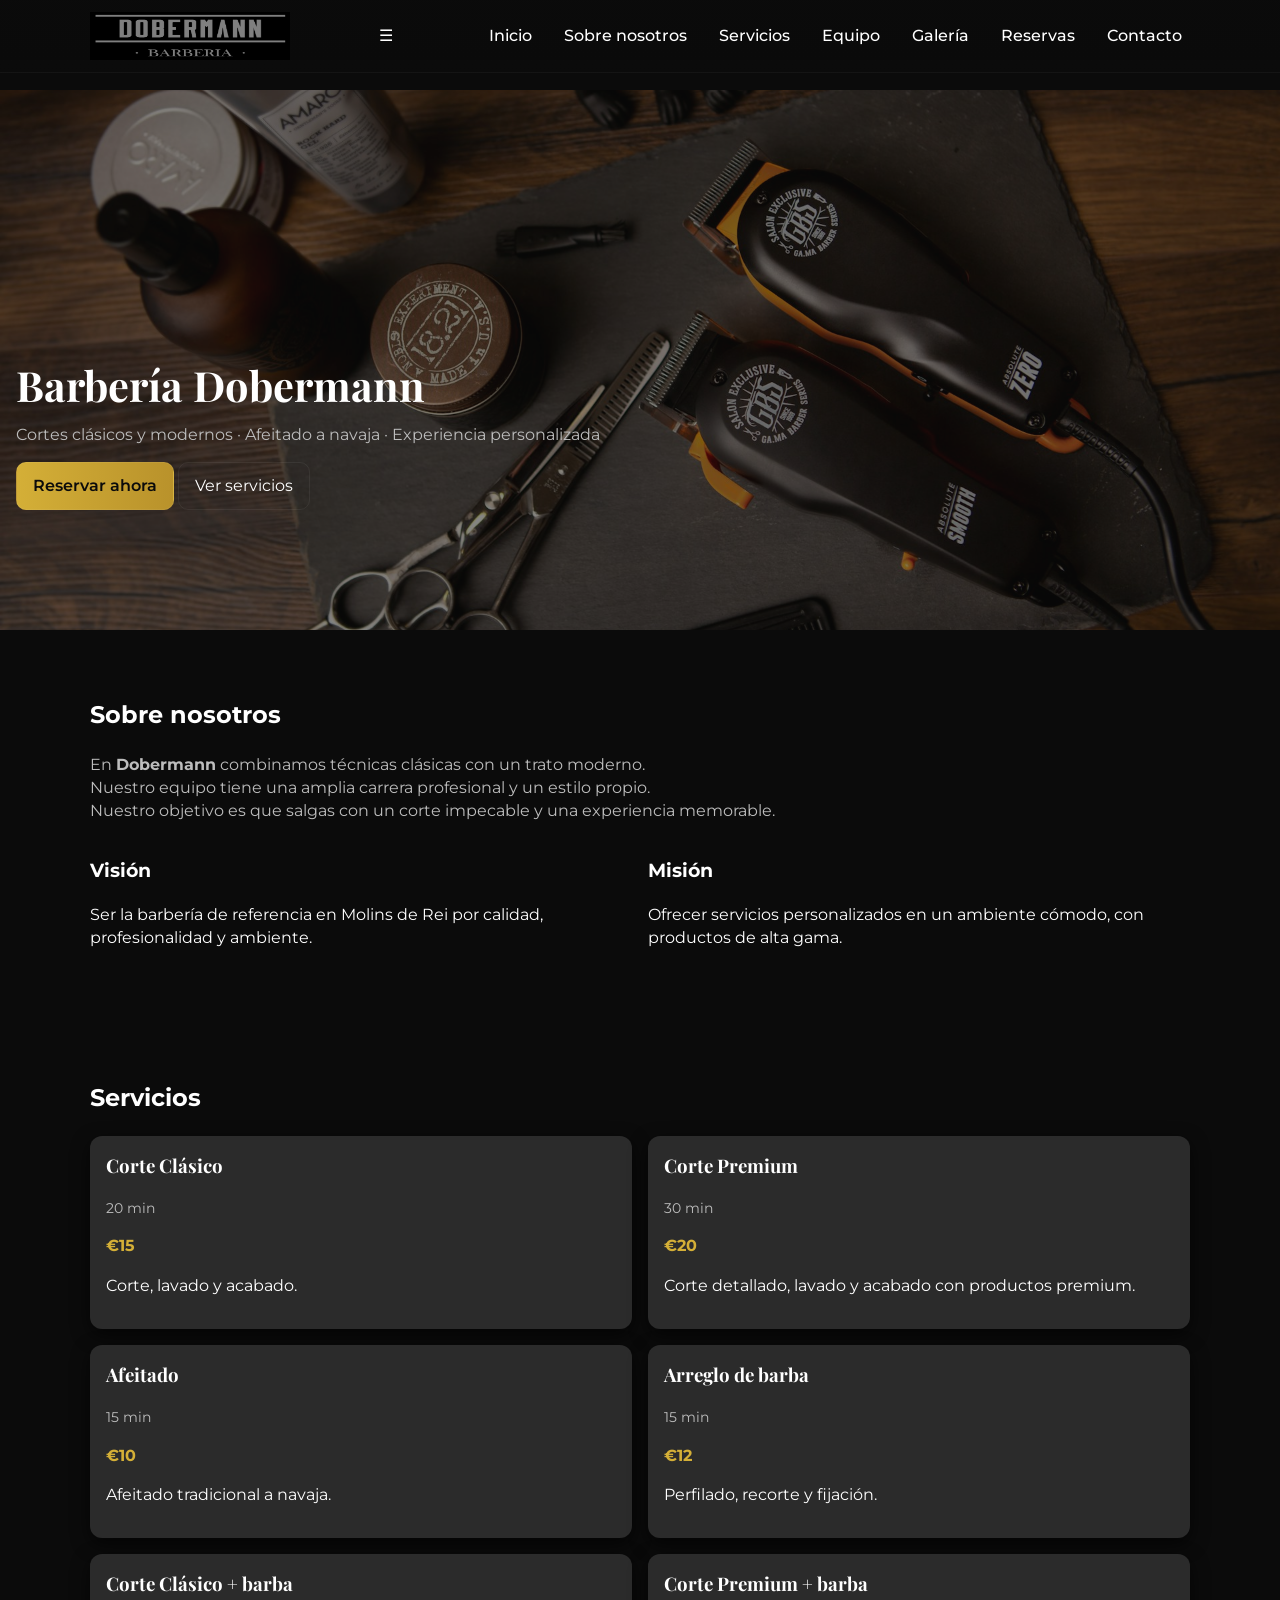
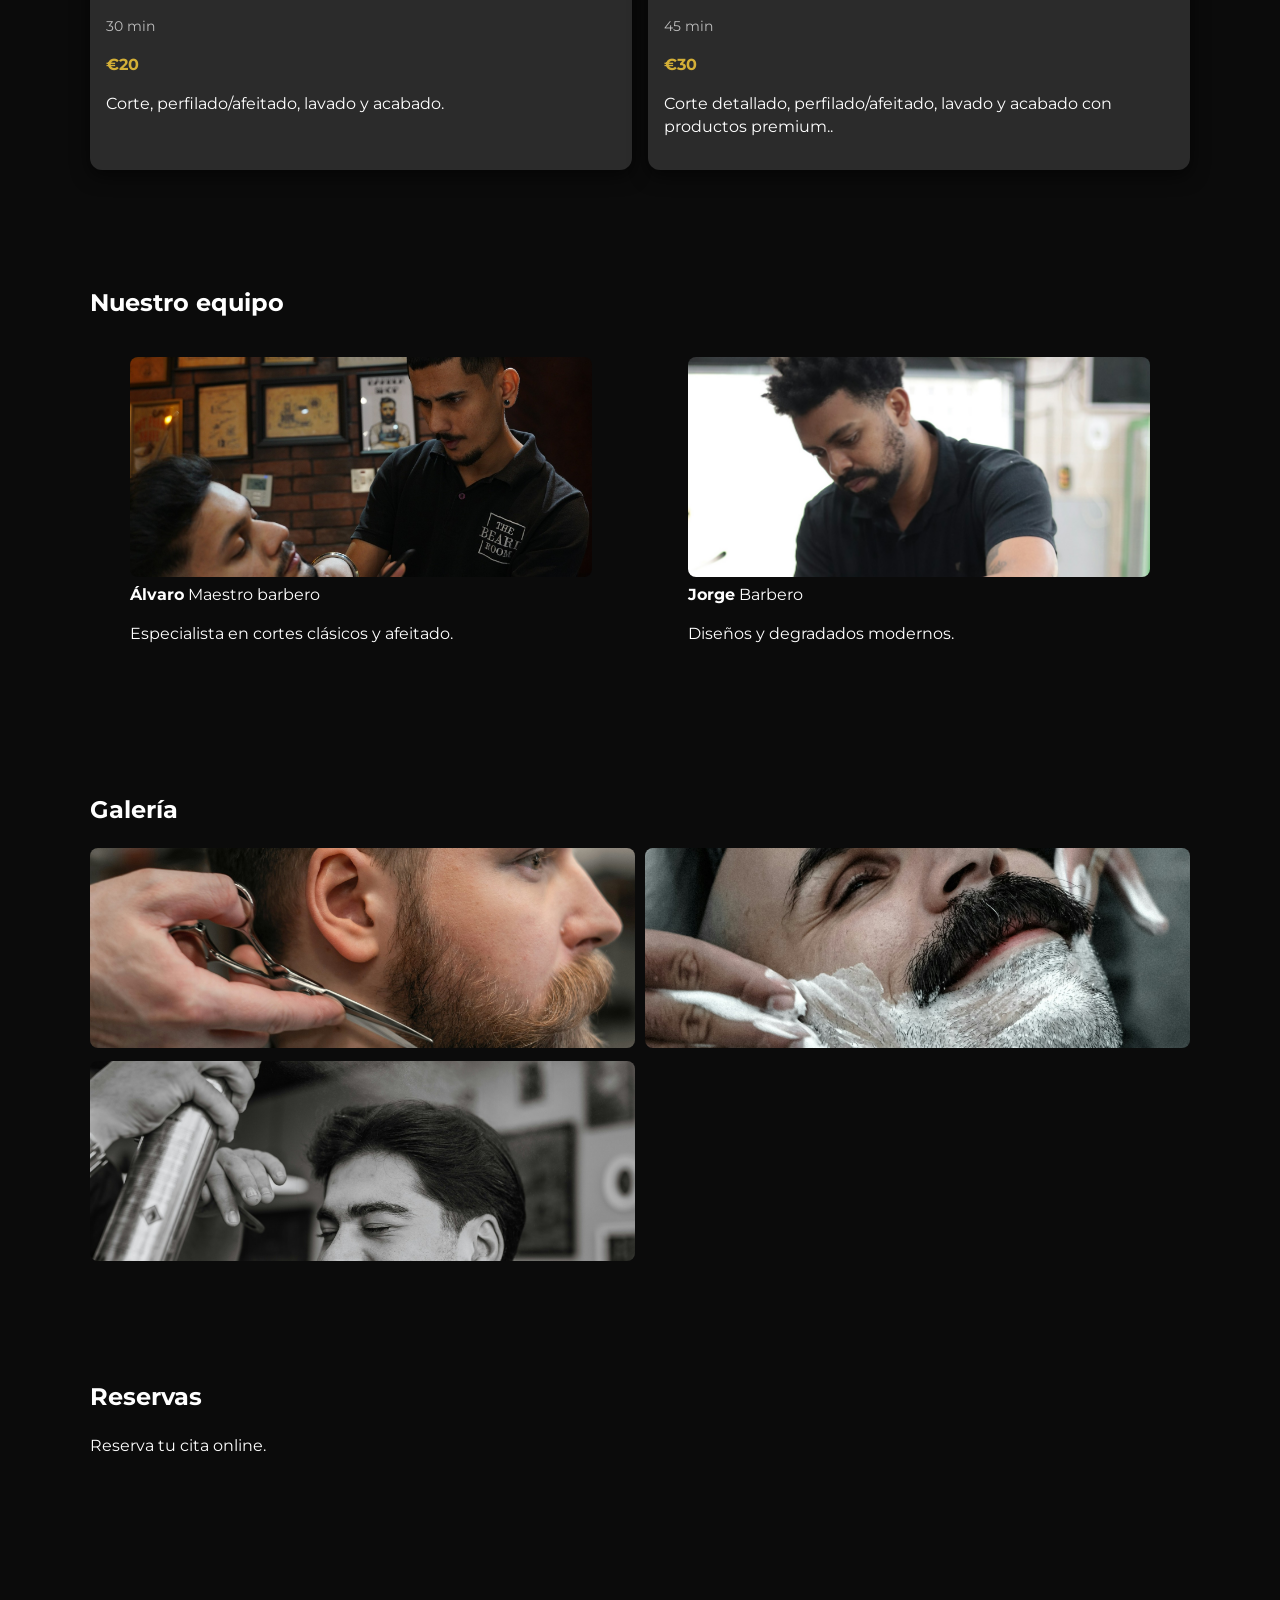
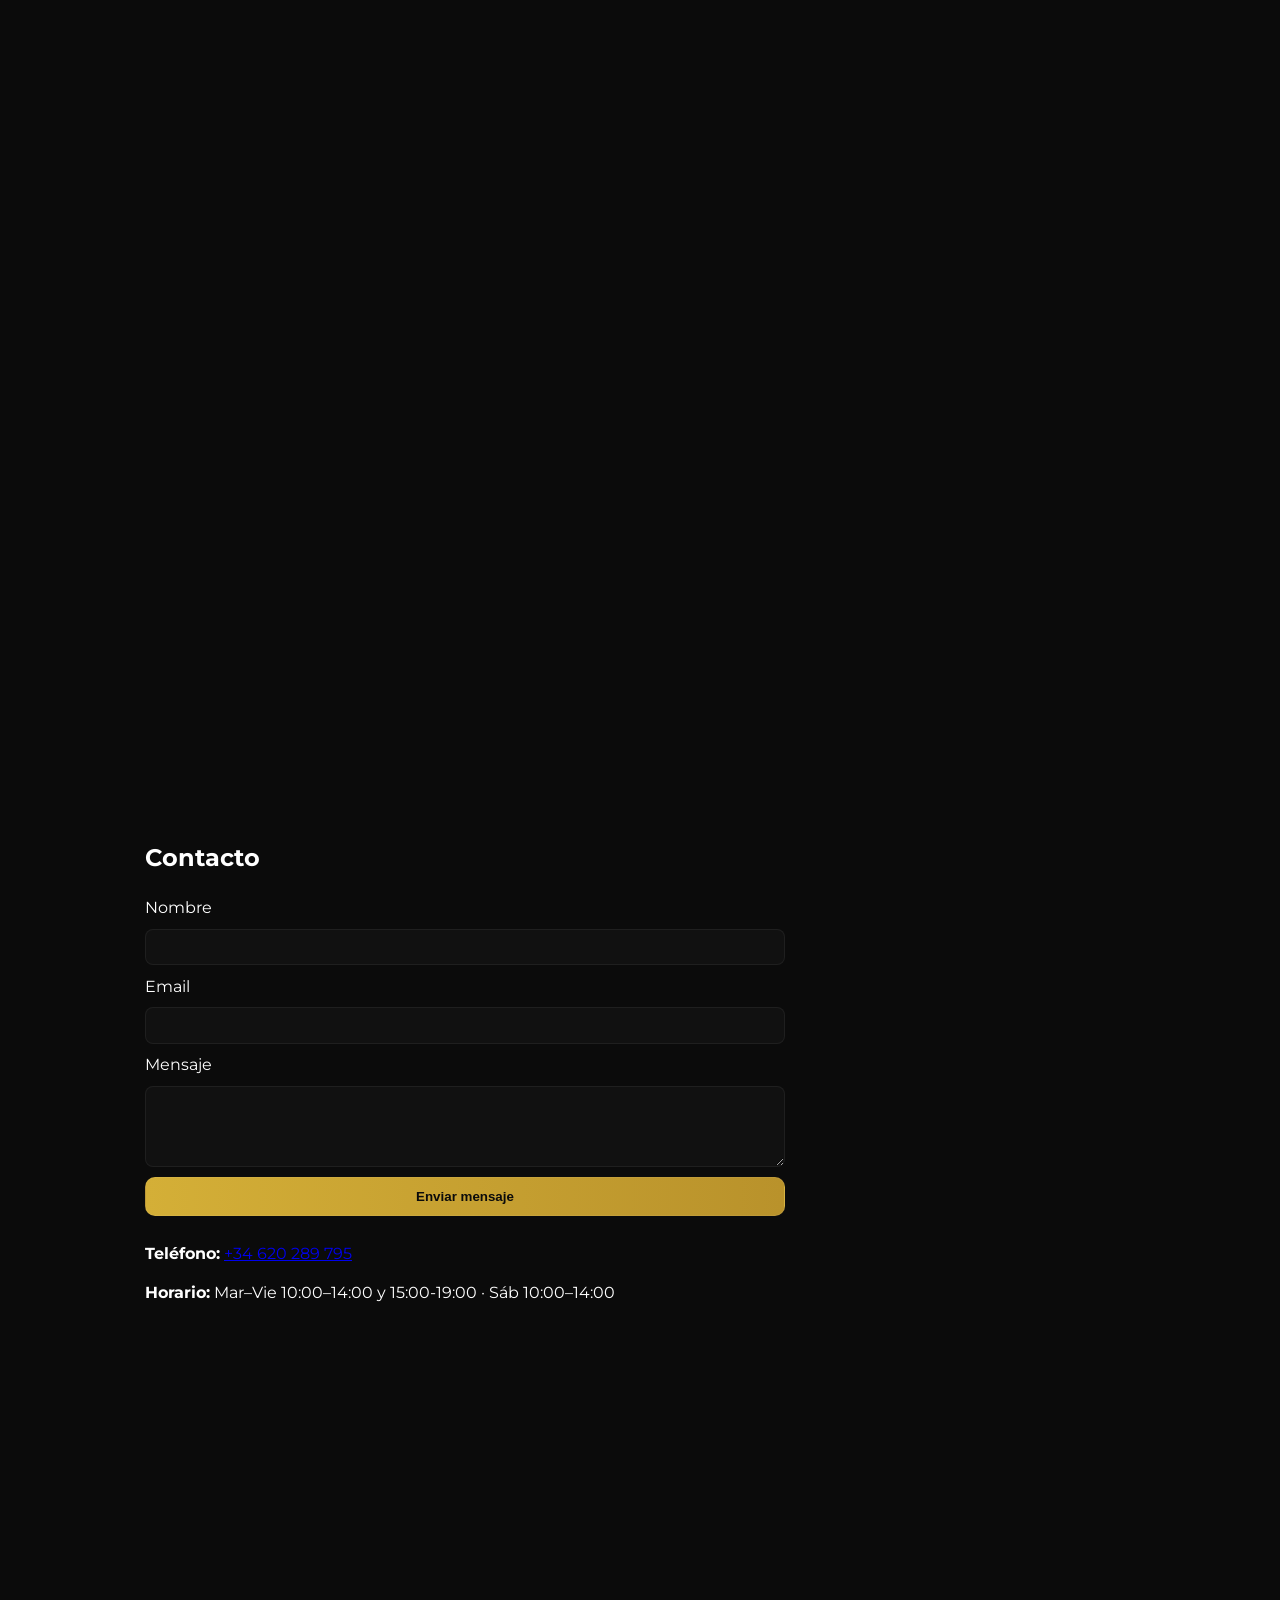
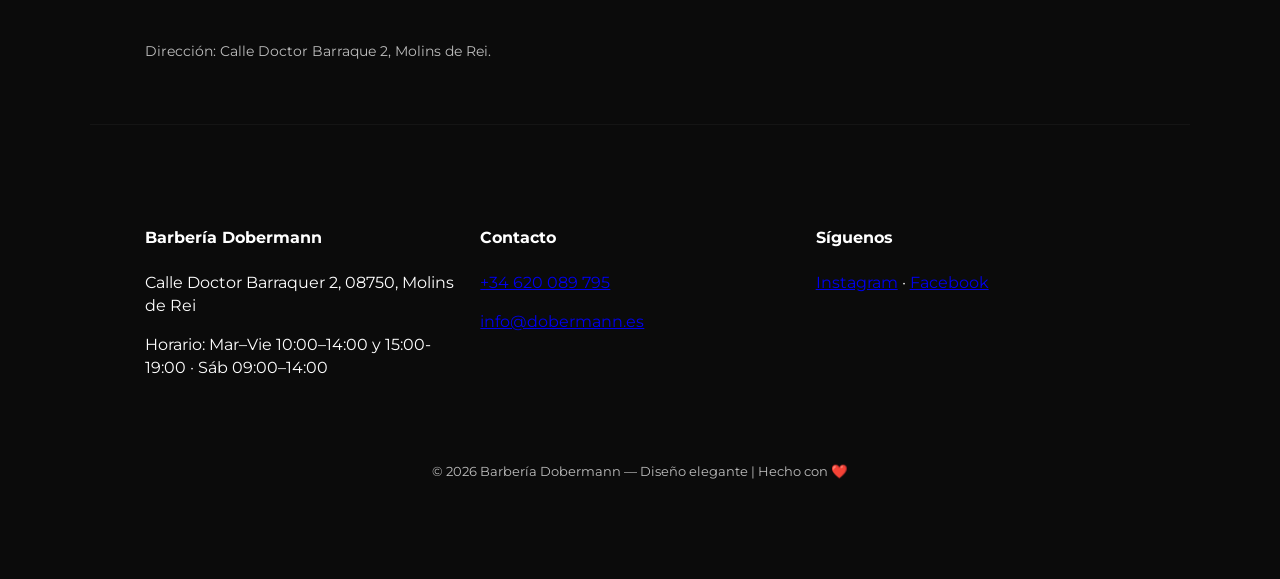
<file: dobermann/index.html>
<!doctype html>
<html lang="es">
<head>
  <meta charset="utf-8" />
  <meta name="viewport" content="width=device-width,initial-scale=1" />
  <title>Barbería Dobermann — Cortes & Afeitado profesional | Molins de Rei</title>
  <meta name="description" content="Barbería Dobermann — barbería masculina en Molins de Rei. Cortes, afeitados clásicos, arreglos de barba y citas online." />
  <link rel="canonical" href="https://dobermann.es/" />
<style>
    /* Estilo del banner de cookies */
    #cookie-banner {
      position: fixed;
      bottom: 0;
      left: 0;
      right: 0;
      background: #222;
      color: #fff;
      padding: 15px;
      text-align: center;
      z-index: 9999;
      display: none;
    }

    #cookie-banner button {
      margin-left: 10px;
      background-color: #4CAF50;
      color: white;
      border: none;
      padding: 8px 12px;
      cursor: pointer;
    }

    #cookie-banner button:hover {
      background-color: #45a049;
    }
  </style>
  <!-- Open Graph -->
  <meta property="og:title" content="Barbería Dobermann — Cortes & Afeitado profesional" />
  <meta property="og:description" content="Barbería Dobermann — barbería masculina en Ciudad. Reserva tu cita online." />
  <meta property="og:image" content="images/logo-placeholder.svg" />
  <meta property="og:type" content="website" />
  <meta property="og:url" content="https://dobermann.es/" />

  <!-- Google Fonts (Playfair Display + Montserrat) -->
  <link rel="preconnect" href="https://fonts.gstatic.com" crossorigin>
  <link href="https://fonts.googleapis.com/css2?family=Playfair+Display:wght@400;700;900&family=Montserrat:wght@300;400;600&display=swap" rel="stylesheet">
  <!-- Styles -->
  <link rel="stylesheet" href="styles.css">

  <!-- JSON-LD LocalBusiness (edítalo con tus datos) -->
  <script type="application/ld+json">
  {
    "@context": "https://schema.org",
    "@type": "HairSalon",
    "name": "Barbería Dobermann",
    "image": "https://doberman.es/images/logo.png",
    "@id": "https://doberman.es/#barberia",
    "url": "https://doberman.es/",
    "telephone": "+34 620 08 97 95",
    "address": {
      "@type": "PostalAddress",
      "streetAddress": "Calle Doctor Barraquer 2",
      "addressLocality": "Molins de Rei",
      "postalCode": "08750",
      "addressCountry": "ES"
    },
    "geo": {
      "@type": "GeoCoordinates",
      "latitude": 41.3701192,
      "longitude": 2.0166636
    },
    "openingHours": ["Tu-Fr 10:00-14:00 y 15:00-19:00", "Sa 10:00-14:00"],
    "priceRange": "€€",
    "sameAs": [
      "https://facebook.com/tu-pagina",
      "https://instagram.com/tu-pagina"
    ]
  }
  </script>

  <meta name="theme-color" content="#0b0b0b" />
</head>
<body class="bg-base text-base-font">

  <!-- Header / Nav -->
  <header class="site-header" role="banner">
    <div class="container header-grid">
      <a class="logo" href="/" aria-label="Barbería Dobermann - Inicio">
        <img src="images/dobermann_logo.png" alt="Barbería Dobermann logo" width="200" />
      </a>

  <!-- Botón hamburguesa para móvil -->
    <div class="menu-toggle" id="menu-toggle" aria-label="Abrir menú">&#9776;</div>

      <nav class="main-nav" role="navigation" aria-label="Menú principal">
        <button id="navToggle" class="nav-toggle" aria-expanded="false" aria-controls="mainMenu">Menú</button>
        <ul id="mainMenu" class="nav-list">
          <li><a href="#inicio">Inicio</a></li>
          <li><a href="#sobre">Sobre nosotros</a></li>
          <li><a href="#servicios">Servicios</a></li>
          <li><a href="#equipo">Equipo</a></li>
          <li><a href="#galeria">Galería</a></li>
          <li><a href="#reservas">Reservas</a></li>
          <li><a href="#contacto">Contacto</a></li>
        </ul>
      </nav>
    </div>
  </header>

  <!-- Hero -->
  <section id="inicio" class="hero" aria-label="Hero">
    <picture>
  <source srcset="images/fondo1.jpg 1200w, images/fondo1.jpg 800w"
          sizes="100vw" />
  <img class="hero-img" src="images/fondo1.jpg" alt="Interior barbería clásica" loading="lazy">
</picture>


    <div class="hero-content">
      <h1 class="hero-title">Barbería Dobermann</h1>
      <p class="hero-sub">Cortes clásicos y modernos · Afeitado a navaja · Experiencia personalizada</p>
      <div class="hero-cta">
        <a class="btn btn-primary" href="#reservas">Reservar ahora</a>
        <a class="btn btn-outline" href="#servicios">Ver servicios</a>
      </div>
    </div>
  </section>

  <!-- Sobre -->
  <section id="sobre" class="section container" aria-labelledby="sobre-title">
    <h2 id="sobre-title">Sobre nosotros</h2>
    <p class="lead">En <strong>Dobermann</strong> combinamos técnicas clásicas con un trato moderno.<br>Nuestro equipo tiene una amplia carrera profesional y un estilo propio.<br>Nuestro objetivo es que salgas con un corte impecable y una experiencia memorable.</p>
    <div class="grid about-grid">
      <div>
        <h3>Visión</h3>
        <p>Ser la barbería de referencia en Molins de Rei por calidad, profesionalidad y ambiente.</p>
      </div>
      <div>
        <h3>Misión</h3>
        <p>Ofrecer servicios personalizados en un ambiente cómodo, con productos de alta gama.</p>
      </div>
    </div>
  </section>

  <!-- Servicios -->
  <section id="servicios" class="section container" aria-labelledby="servicios-title">
    <h2 id="servicios-title">Servicios</h2>
    <div class="services-grid">
      <article class="service-card" aria-labelledby="svc1">
        <h3 id="svc1">Corte Clásico</h3>
        <p class="duration">20 min</p>
        <p class="price">€15</p>
        <p>Corte, lavado y acabado.</p>
      </article>

      <article class="service-card" aria-labelledby="svc2">
        <h3 id="svc2">Corte Premium</h3>
        <p class="duration">30 min</p>
        <p class="price">€20</p>
        <p>Corte detallado, lavado y acabado con productos premium.</p>
      </article>

      <article class="service-card" aria-labelledby="svc3">
        <h3 id="svc3">Afeitado</h3>
        <p class="duration">15 min</p>
        <p class="price">€10</p>
        <p>Afeitado tradicional a navaja.</p>
      </article>

      <article class="service-card" aria-labelledby="svc4">
        <h3 id="svc4">Arreglo de barba</h3>
        <p class="duration">15 min</p>
        <p class="price">€12</p>
        <p>Perfilado, recorte y fijación.</p>
      </article>

      <article class="service-card" aria-labelledby="svc5">
        <h3 id="svc5">Corte Clásico + barba</h3>
        <p class="duration">30 min</p>
        <p class="price">€20</p>
        <p>Corte, perfilado/afeitado, lavado y acabado.</p>
      </article>
      
        <article class="service-card" aria-labelledby="svc6">
        <h3 id="svc6">Corte Premium + barba</h3>
        <p class="duration">45 min</p>
        <p class="price">€30</p>
        <p>Corte detallado, perfilado/afeitado, lavado y acabado con productos premium..</p>
      </article>
    </div>
  </section>

  <!-- Equipo -->
  <section id="equipo" class="section container" aria-labelledby="equipo-title">
    <h2 id="equipo-title">Nuestro equipo</h2>
    <div class="team-grid">
      <figure class="team-card">
        <img src="images/empleado1.jpg" alt="Barbero 1" loading="lazy">
        <figcaption>
          <strong>Álvaro</strong> <span>Maestro barbero</span>
          <p>Especialista en cortes clásicos y afeitado.</p>
        </figcaption>
      </figure>

      <figure class="team-card">
        <img src="images/empleado2.jpg" alt="Barbero 2" loading="lazy">
        <figcaption>
          <strong>Jorge</strong> <span>Barbero</span>
          <p>Diseños y degradados modernos.</p>
        </figcaption>
      </figure>
    </div>
  </section>

  <!-- Galería -->
  <section id="galeria" class="section container" aria-labelledby="galeria-title">
    <h2 id="galeria-title">Galería</h2>
    <div class="gallery-grid" role="list">
      <button class="gallery-item" data-index="0" aria-label="Ver imagen 1">
        <img src="images/muestra1.jpg" alt="Cliente con corte clásico" loading="lazy">
      </button>
      <button class="gallery-item" data-index="1" aria-label="Ver imagen 2">
        <img src="images/muestra3.jpg" alt="Detalle afeitado" loading="lazy">
      </button>
      <button class="gallery-item" data-index="2" aria-label="Ver imagen 3">
        <img src="images/muestra2.jpg" alt="Interior barbería" loading="lazy">
      </button>
    </div>
  </section>

  <!-- Lightbox -->
  <div id="lightbox" class="lightbox" aria-hidden="true" role="dialog" aria-label="Visor de imágenes">
    <button class="lightbox-close" aria-label="Cerrar">&times;</button>
    <img id="lightbox-img" alt="">
    <div class="lightbox-controls">
      <button id="prev" aria-label="Imagen anterior">‹</button>
      <button id="next" aria-label="Siguiente imagen">›</button>
    </div>
  </div>

  <!-- Reservas -->
  <section id="reservas" class="section container" aria-labelledby="reservas-title">
    <h2 id="reservas-title">Reservas</h2>
    <p>Reserva tu cita online.</p>

<!-- Embebido Appointment Schedule -->
<div class="embed-wrap" style="width: 100%; height: 100vh; border-radius: 8px; overflow: hidden;">
  <iframe 
    title="Reservas - Barbería Dobermann" 
    src="https://calendar.google.com/calendar/appointments/schedules/AcZssZ1vGI-gnnVyrTsw2uOXVooDJJvNDXfVjImBRDIw2hDyysYJpKBy4WJNIBBPKF-D9hutHuTN3tHi?gv=true" 
    frameborder="0" 
    style="width:100%; height:100%; border:0;" 
    loading="lazy">
  </iframe>
</div>

  <!-- Contacto -->
  <section id="contacto" class="section container" aria-labelledby="contacto-title">
    <h2 id="contacto-title">Contacto</h2>

    <!-- Por defecto el formulario apunta a server/send.php (funciona si ejecutas un servidor PHP local).
         Si prefieres usar Formspree, reemplaza action por tu endpoint de Formspree (https://formspree.io/f/XXXXX) -->
    <form id="contactForm" class="contact-form" action="server/send.php" method="POST" aria-label="Formulario de contacto">
      <label for="name">Nombre</label>
      <input id="name" name="name" required />

      <label for="email">Email</label>
      <input id="email" name="email" type="email" required />

      <label for="message">Mensaje</label>
      <textarea id="message" name="message" rows="4" required></textarea>

      <!-- Honeypot (antispam) - oculto con CSS -->
      <label class="hp">Si ves este campo, no lo rellenes<input name="website" tabindex="-1" autocomplete="off" /></label>

      <button type="submit" class="btn btn-primary">Enviar mensaje</button>

      <div id="formStatus" role="status" aria-live="polite"></div>
    </form>

    <div class="contact-info">
      <p><strong>Teléfono:</strong> <a href="tel:+34620089795">+34 620 289 795</a></p>
      <p><strong>Horario:</strong> Mar–Vie 10:00–14:00 y 15:00-19:00 · Sáb 10:00–14:00</p>

      <!-- Map: reemplaza la src por tu embed de Google Maps -->
      <div class="map-wrap" aria-hidden="false">
        <iframe
          src="https://www.google.com/maps/embed/v1/place?key=TU_API_KEY&q=Carrer+del+Doctor+Barraquer+2,08750+Molins+de+Rei,Barcelona"
          width="100%" height="300" style="border:0;" allowfullscreen="" loading="lazy" referrerpolicy="no-referrer-when-downgrade"></iframe>
        <p class="muted small">Dirección: Calle Doctor Barraque 2, Molins de Rei.</p>
      </div>
    </div>
  </section>

  <!-- Footer -->
  <footer class="site-footer">
    <div class="container footer-grid">
      <div>
        <h4>Barbería Dobermann</h4>
        <p>Calle Doctor Barraquer 2, 08750, Molins de Rei</p>
        <p>Horario: Mar–Vie 10:00–14:00 y 15:00-19:00 · Sáb 09:00–14:00</p>
      </div>
      <div>
        <h4>Contacto</h4>
        <p><a href="tel:+34620089795">+34 620 089 795</a></p>
        <p><a href="mailto:info@dobermann.es">info@dobermann.es</a></p>
      </div>
      <div>
        <h4>Síguenos</h4>
        <p><a href="#" aria-label="Instagram">Instagram</a> · <a href="#" aria-label="Facebook">Facebook</a></p>
      </div>
    </div>
    <div class="attribution">
      <small>© <span id="year"></span> Barbería Dobermann — Diseño elegante | Hecho con ❤️</small>
    </div>
  </footer>

  <script src="app.js" defer></script>
</body>
</html>
</file>
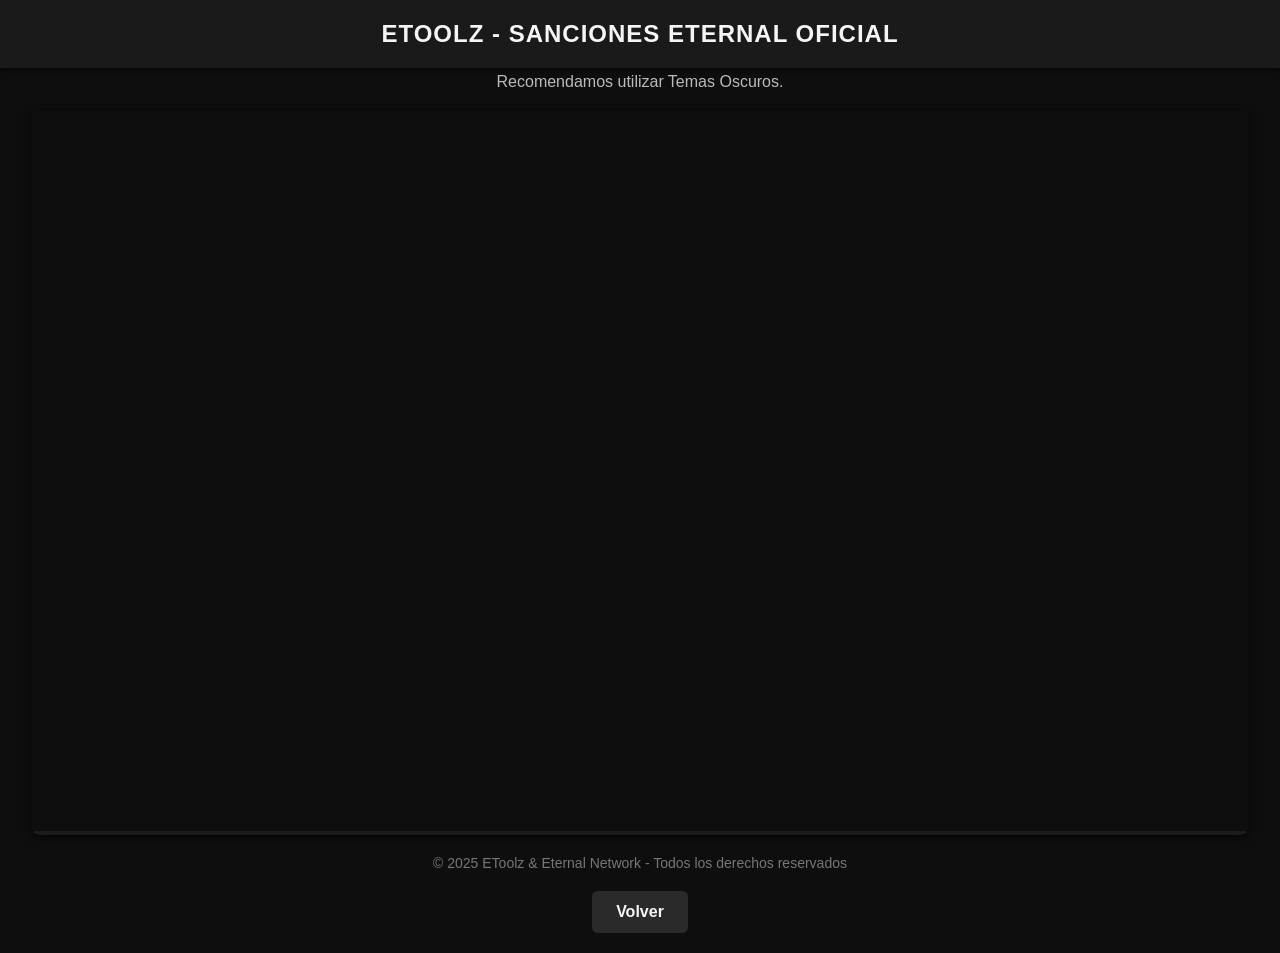
<file: seto.html>
<!DOCTYPE html>
<html lang="es">
<head>
  <meta charset="UTF-8">
  <title>EToolz - Sanciones ET Oficial</title>
  <style>
    /* Estilos generales */
    body {
      font-family: Arial, sans-serif;
      margin: 0;
      padding: 0;
      background-color: #0e0e0e;
      color: #f5f5f5;
    }

    header {
      background-color: #1a1a1a;
      padding: 20px;
      text-align: center;
      font-size: 24px;
      font-weight: bold;
      letter-spacing: 1px;
      box-shadow: 0 2px 6px rgba(0, 0, 0, 0.6);
    }

    .container {
      margin: 20px auto;
      width: 95%;
      max-width: 1300px;
      background-color: #1c1c1c;
      border-radius: 8px;
      overflow: hidden;
      box-shadow: 0 2px 10px rgba(0, 0, 0, 0.7);
    }

    iframe {
      width: 100%;
      height: 80vh;
      border: none;
      background-color: #0e0e0e;
    }

    .actions {
      text-align: center;
      margin: 20px 0;
    }

    .volver {
      display: inline-block;
      padding: 12px 24px;
      background-color: #2a2a2a;
      color: #f5f5f5;
      font-size: 16px;
      font-weight: bold;
      text-decoration: none;
      border-radius: 6px;
      transition: background-color 0.3s;
    }

    .volver:hover {
      background-color: #444;
    }

    footer {
      text-align: center;
      font-size: 14px;
      color: #777;
      margin-bottom: 20px;
    }
  </style>
</head>
<body>
  <header>
    ETOOLZ - SANCIONES ETERNAL OFICIAL
  </header>

  <!-- Mensaje debajo del título -->
  <p style="text-align: center; color: #bbb; margin-top: 5px; font-size: 16px;">
    Recomendamos utilizar Temas Oscuros.
  </p>

  <div class="container">
    <iframe src="https://sanciones.eternaln.org/"></iframe>
  </div>

  <footer>
    © 2025 EToolz & Eternal Network - Todos los derechos reservados
  </footer>
  
  <div class="actions">
    <a href="sanciones.html" class="volver">Volver</a>
  </div>
</body>
</html>
</file>
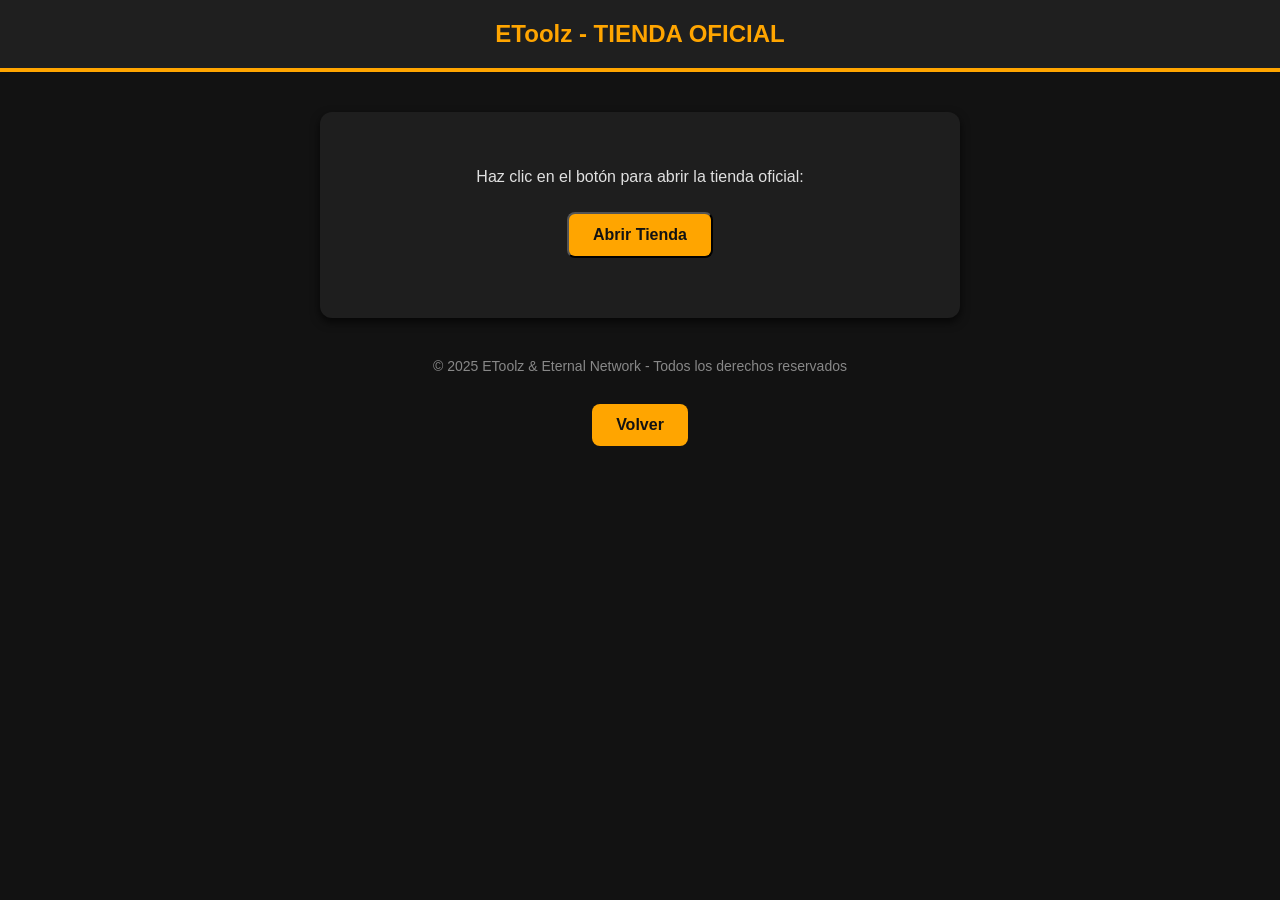
<file: tienda.html>
<!DOCTYPE html>
<html lang="es">
<head>
  <meta charset="UTF-8">
  <title>EToolz - Tienda Oficial</title>
  <style>
    body {
      font-family: Arial, sans-serif;
      margin: 0;
      padding: 0;
      background-color: #121212;
      color: #e0e0e0;
    }

    header {
      background-color: #1f1f1f;
      color: #ffa500;
      text-align: center;
      padding: 20px;
      font-size: 24px;
      font-weight: bold;
      box-shadow: 0 2px 5px rgba(0,0,0,0.5);
    }

    .bar {
      height: 4px;
      background-color: #ffa500;
    }

    .container {
      margin: 40px auto;
      width: 90%;
      max-width: 600px;
      text-align: center;
      background-color: #1e1e1e;
      border-radius: 12px;
      box-shadow: 0 4px 10px rgba(0,0,0,0.7);
      padding: 40px 20px;
    }

    footer {
      text-align: center;
      margin: 20px;
      font-size: 14px;
      color: #888;
    }

    .button {
      display: inline-block;
      margin: 10px auto 20px auto;
      padding: 12px 24px;
      background-color: #ffa500;
      color: #121212;
      font-size: 16px;
      font-weight: bold;
      text-decoration: none;
      border-radius: 8px;
      transition: background-color 0.3s;
      cursor: pointer;
    }

    .button:hover {
      background-color: #cc8400;
    }
  </style>
</head>
<body>
  <header>
    EToolz - TIENDA OFICIAL
  </header>

  <div class="bar"></div>

  <div class="container">
    <p>Haz clic en el botón para abrir la tienda oficial:</p>
    <button class="button" id="openShop">Abrir Tienda</button>
  </div>

  <footer>
    © 2025 EToolz & Eternal Network - Todos los derechos reservados
  </footer>

  <div style="text-align: center;">
    <a href="index.html" class="button">Volver</a>
  </div>

  <script>
    document.getElementById('openShop').addEventListener('click', function() {
      // Abrir la tienda en una nueva pestaña
      window.open('https://tienda.eternaln.org/', '_blank');

      // Esperar 2 segundos y luego redirigir a index.html
      setTimeout(function() {
        window.location.href = 'index.html';
      }, 2000);
    });
  </script>
</body>
</html>
</file>
<file: dobermann/styles.css>
:root{
  --bg:#0b0b0b;
  --panel:#2b2b2b;
  --gold:#d4af37;
  --text:#ffffff;
  --muted:#bdbdbd;
  --radius:12px;
  --max-width:1100px;
  --ff-head: 'Playfair Display', serif;
  --ff-body: 'Montserrat', sans-serif;
}

*{box-sizing:border-box}
html,body{height:100%}
body{
  margin:0;
  background:var(--bg);
  color:var(--text);
  font-family:var(--ff-body);
  -webkit-font-smoothing:antialiased;
  -moz-osx-font-smoothing:grayscale;
  line-height:1.45;
  padding-top:90px; /* <- espacio para que el contenido no quede debajo del header */
}

/* Container */
.container{width:90%;max-width:var(--max-width);margin:0 auto;padding:3rem 0}

/* Header */
.site-header{
  border-bottom:1px solid rgba(255,255,255,0.04);
  position: fixed;  /* Cambiado a fixed */
  top:0;
  left:0;
  width:100%;
  background:linear-gradient(180deg, rgba(11,11,11,0.96), rgba(11,11,11,0.9));
  z-index:9999;      /* arriba de todo */
}
.header-grid{
  display:flex;
  align-items:center;
  justify-content:space-between;
  padding:0.75rem 0;
}
.logo img{display:block;max-height:48px}

/* Main header extra (opcional) */
.main-header {
  display: flex;
  justify-content: space-between;
  align-items: center;
  padding: 15px 30px;
  background-color: var(--bg);
  box-shadow: 0 2px 5px rgba(0,0,0,0.3);
}

/* Nav desktop */
.nav-list{
  display:flex;
  gap:1rem;
  list-style:none;
  margin:0;
  padding:0;
}
.nav-list a{
  color:var(--text);
  text-decoration:none;
  padding:0.5rem;
  font-weight:500;
  transition: color 0.3s;
}
.nav-list a:hover{color:var(--gold)}

/* Botón hamburguesa móvil */
.nav-toggle{
  display:none;
  background:none;
  border:1px solid rgba(255,255,255,0.06);
  color:var(--text);
  padding:0.4rem 0.6rem;
  border-radius:8px;
  cursor:pointer;
  font-size:1.5rem;
}

/* Nav móvil */
@media (max-width:800px){
  .nav-list{
    position:absolute;
    right:1rem;
    top:64px; /* justo debajo del header */
    flex-direction:column;
    background:var(--panel);
    padding:1rem;
    border-radius:8px;
    display:none;
  }
  .nav-list.show{display:flex}
  .nav-toggle{display:block} /* se ve solo en móvil */
}

/* Hero */
.hero{position:relative;display:grid;align-items:center;min-height:60vh;color:var(--text);overflow:hidden}
.hero-img{position:absolute;inset:0;width:100%;height:100%;object-fit:cover;filter:contrast(0.9) brightness(0.55);z-index:0}
.hero-content{position:relative;z-index:2;padding:3rem 1rem;max-width:760px}
.hero-title{font-family:var(--ff-head);font-size:2.6rem;margin:0 0 0.5rem;color:var(--text)}
.hero-sub{color:var(--muted);margin:0 0 1rem}
.btn{display:inline-block;padding:0.7rem 1rem;border-radius:10px;text-decoration:none;border:1px solid rgba(255,255,255,0.06)}
.btn-primary{background:linear-gradient(90deg,var(--gold), #b9922b);color:#0b0b0b;font-weight:600}
.btn-outline{background:transparent;color:var(--text);border:1px solid rgba(255,255,255,0.06)}

/* Sections */
.section{padding:3rem 0}
.lead{color:var(--muted)}

/* Grids */
.about-grid{display:grid;gap:1rem}
.services-grid{display:grid;grid-template-columns:1fr;gap:1rem}
@media(min-width:800px){
  .about-grid{grid-template-columns:1fr 1fr}
  .services-grid{grid-template-columns:repeat(2,1fr)}
}

/* Cards */
.service-card{background:var(--panel);padding:1rem;border-radius:var(--radius);box-shadow:0 6px 18px rgba(0,0,0,0.6)}
.service-card h3{font-family:var(--ff-head);margin-top:0}
.duration{color:var(--muted);font-size:0.9rem}
.price{color:var(--gold);font-weight:700}

/* Team / Gallery */
.team-grid{display:grid;grid-template-columns:1fr;gap:1rem}
.team-card img{width:100%;height:220px;object-fit:cover;border-radius:8px}
@media(min-width:800px){
  .team-grid{grid-template-columns:repeat(2,1fr)}
  .gallery-grid{display:grid;grid-template-columns:repeat(3,1fr);gap:0.6rem}
}

/* Gallery */
.gallery-grid{display:grid;grid-template-columns:1fr 1fr;gap:0.6rem}
.gallery-item{background:transparent;border:0;padding:0}
.gallery-item img{width:100%;height:200px;object-fit:cover;border-radius:8px}

/* Lightbox */
.lightbox{position:fixed;inset:0;display:flex;align-items:center;justify-content:center;background:rgba(0,0,0,0.9);visibility:hidden;opacity:0;transition:opacity .25s;z-index:100}
.lightbox[aria-hidden="false"]{visibility:visible;opacity:1}
.lightbox img{max-width:90%;max-height:80%;border-radius:8px}
.lightbox-close{position:absolute;top:1rem;right:1rem;background:none;border:0;color:var(--text);font-size:2rem}

/* Forms */
.contact-form{display:grid;gap:0.6rem;max-width:640px}
.contact-form label{display:block}
.contact-form input, .contact-form textarea, .contact-form select{width:100%;padding:0.6rem;border-radius:8px;border:1px solid rgba(255,255,255,0.06);background:#111;color:var(--text)}
.hp{position:absolute;left:-9999px;top:auto;width:1px;height:1px;overflow:hidden}

/* Footer */
.site-footer{border-top:1px solid rgba(255,255,255,0.04);padding:2rem 0;background:transparent}
.footer-grid{display:grid;gap:1rem}
.attribution{text-align:center;color:var(--muted);padding:1rem 0}
@media(min-width:900px){
  .footer-grid{grid-template-columns:1fr 1fr 1fr}
}

/* Utility */
.muted{color:var(--muted)}
.small{font-size:0.9rem}
.card{background:var(--panel);padding:1rem;border-radius:10px}
.form-inline{display:grid;gap:0.6rem}
</file>
